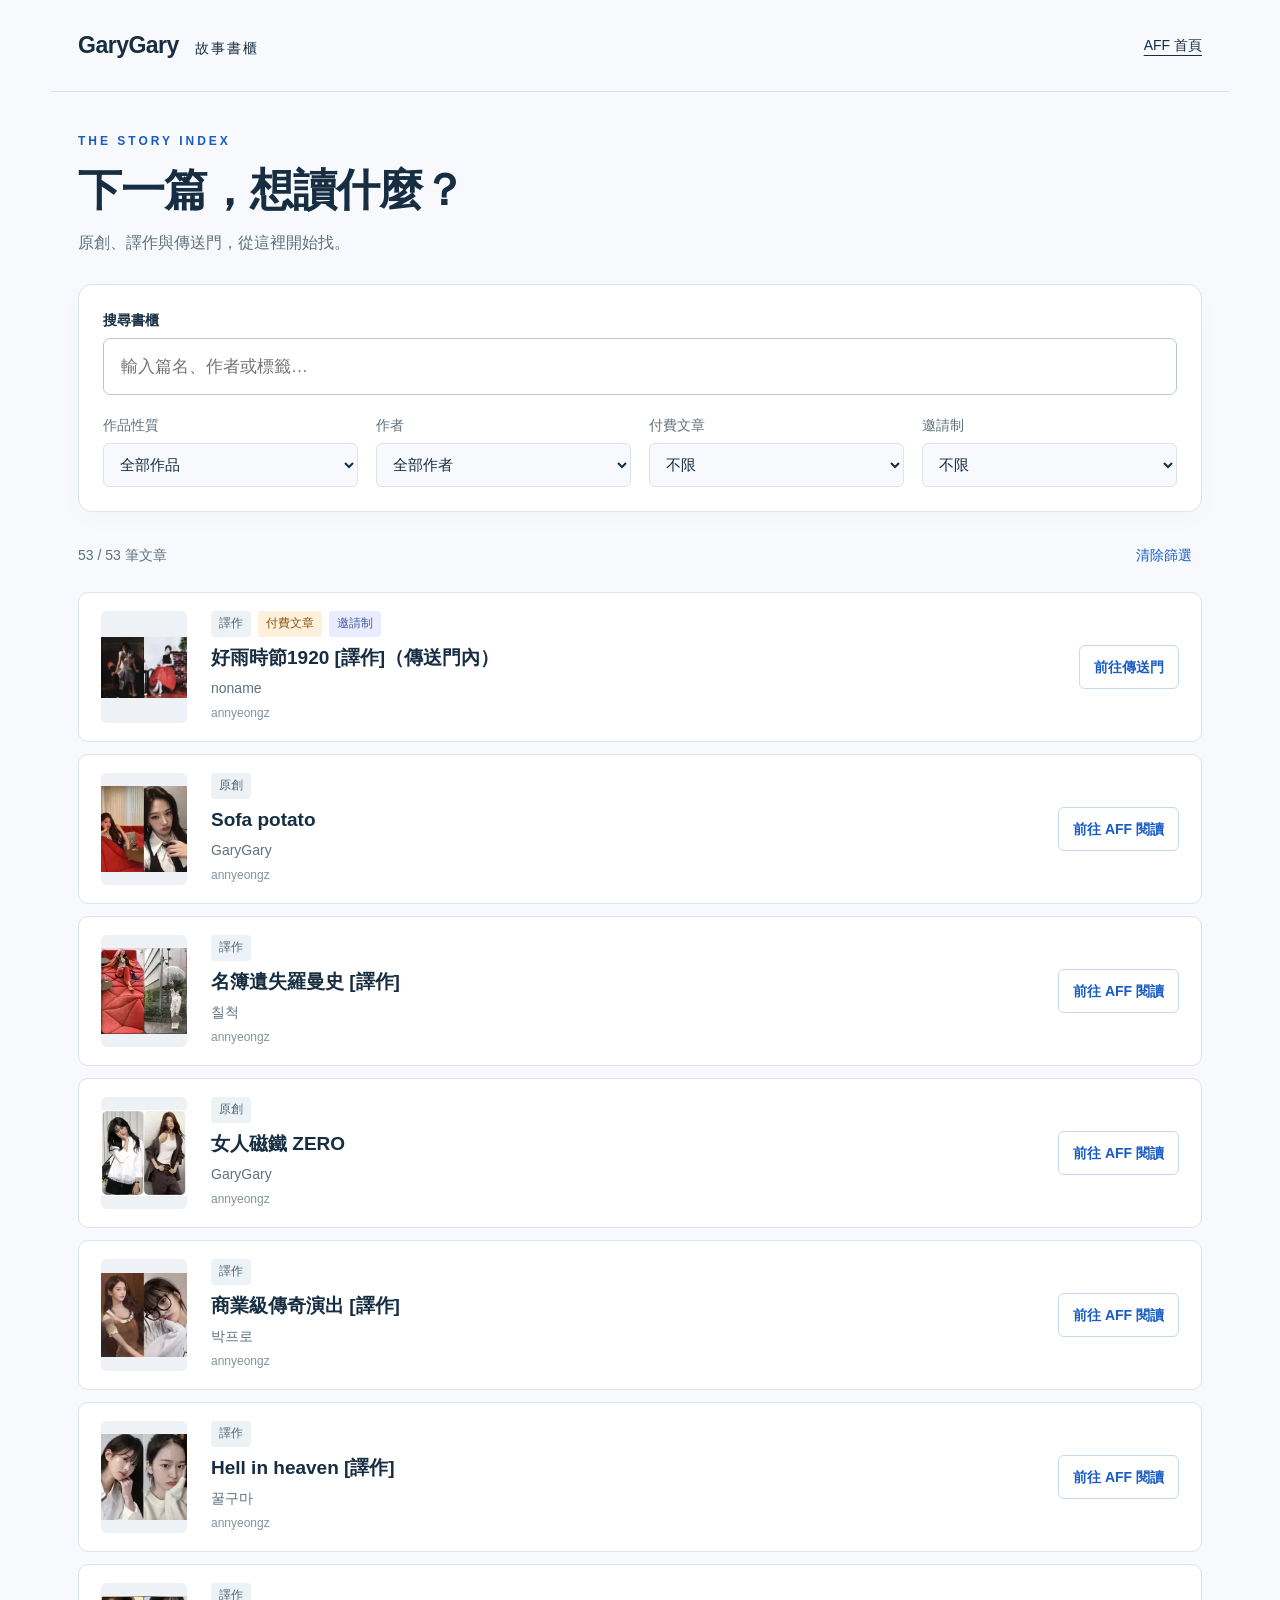
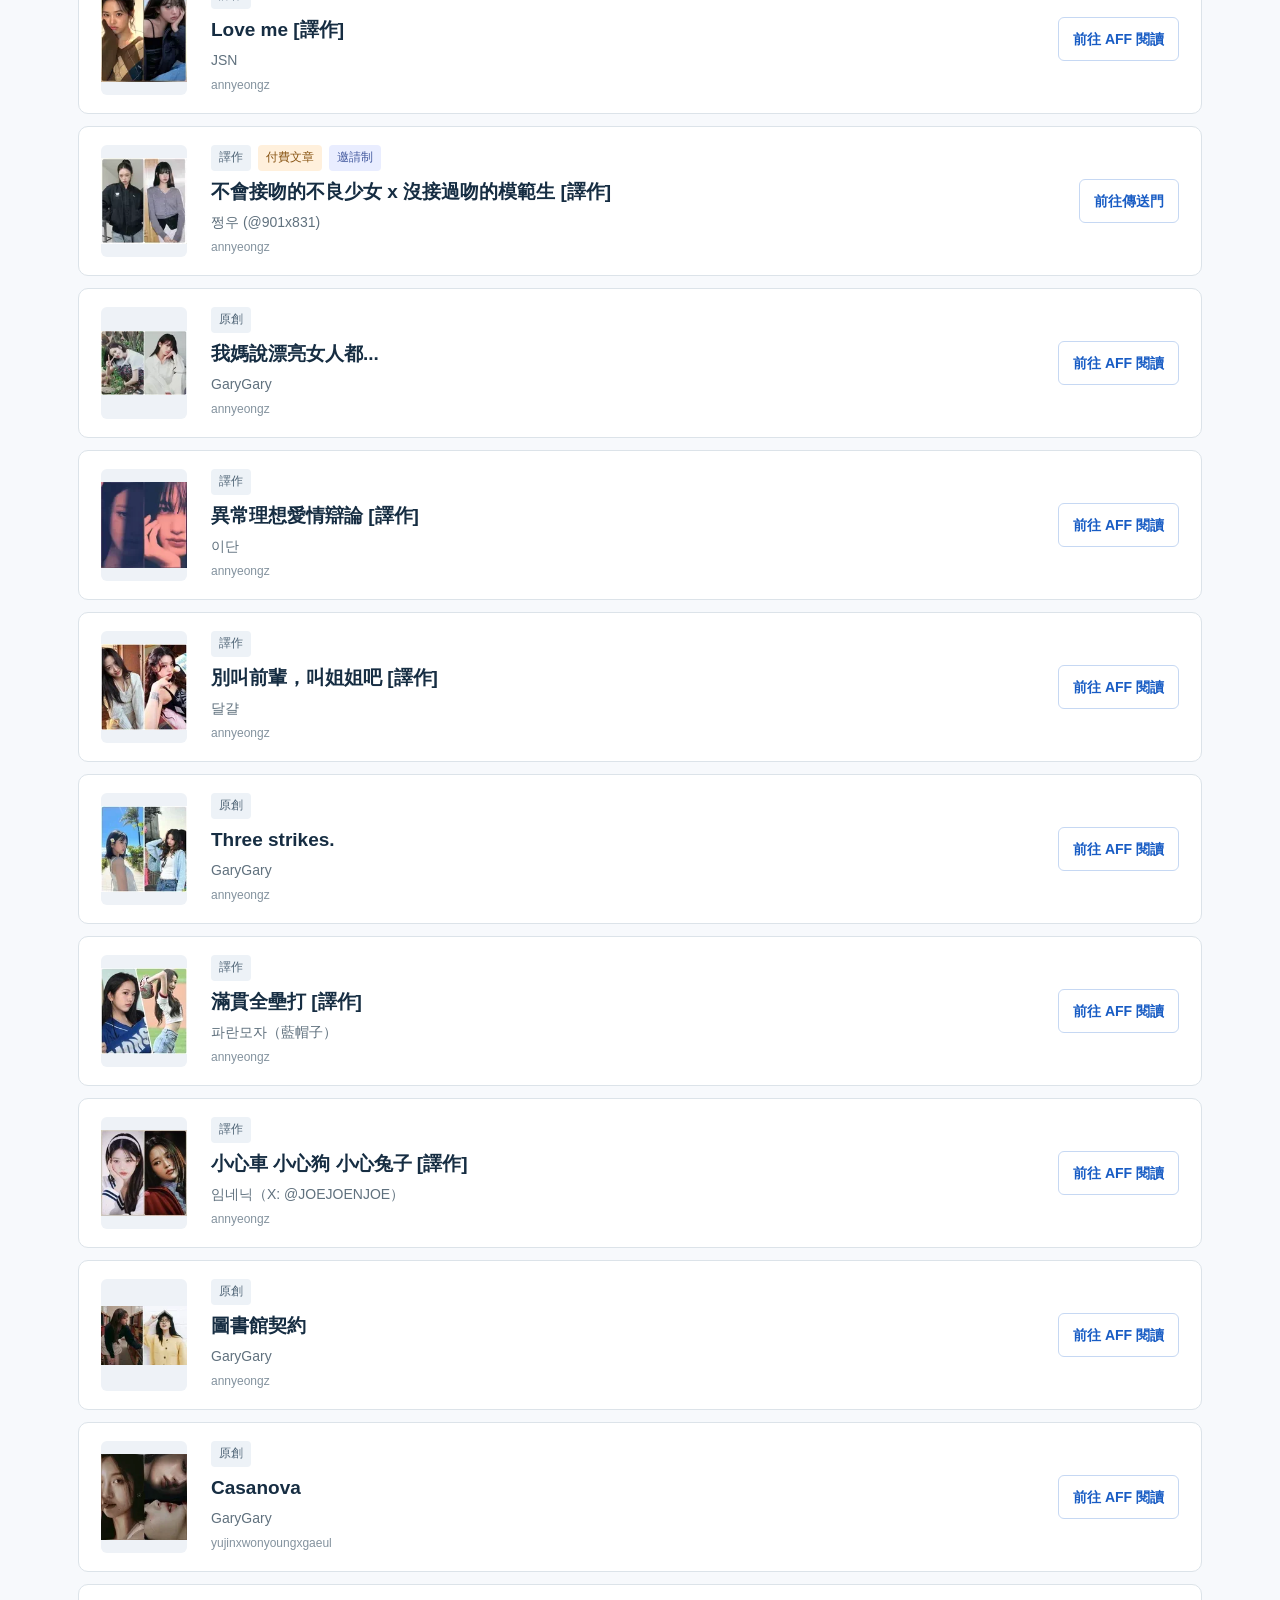
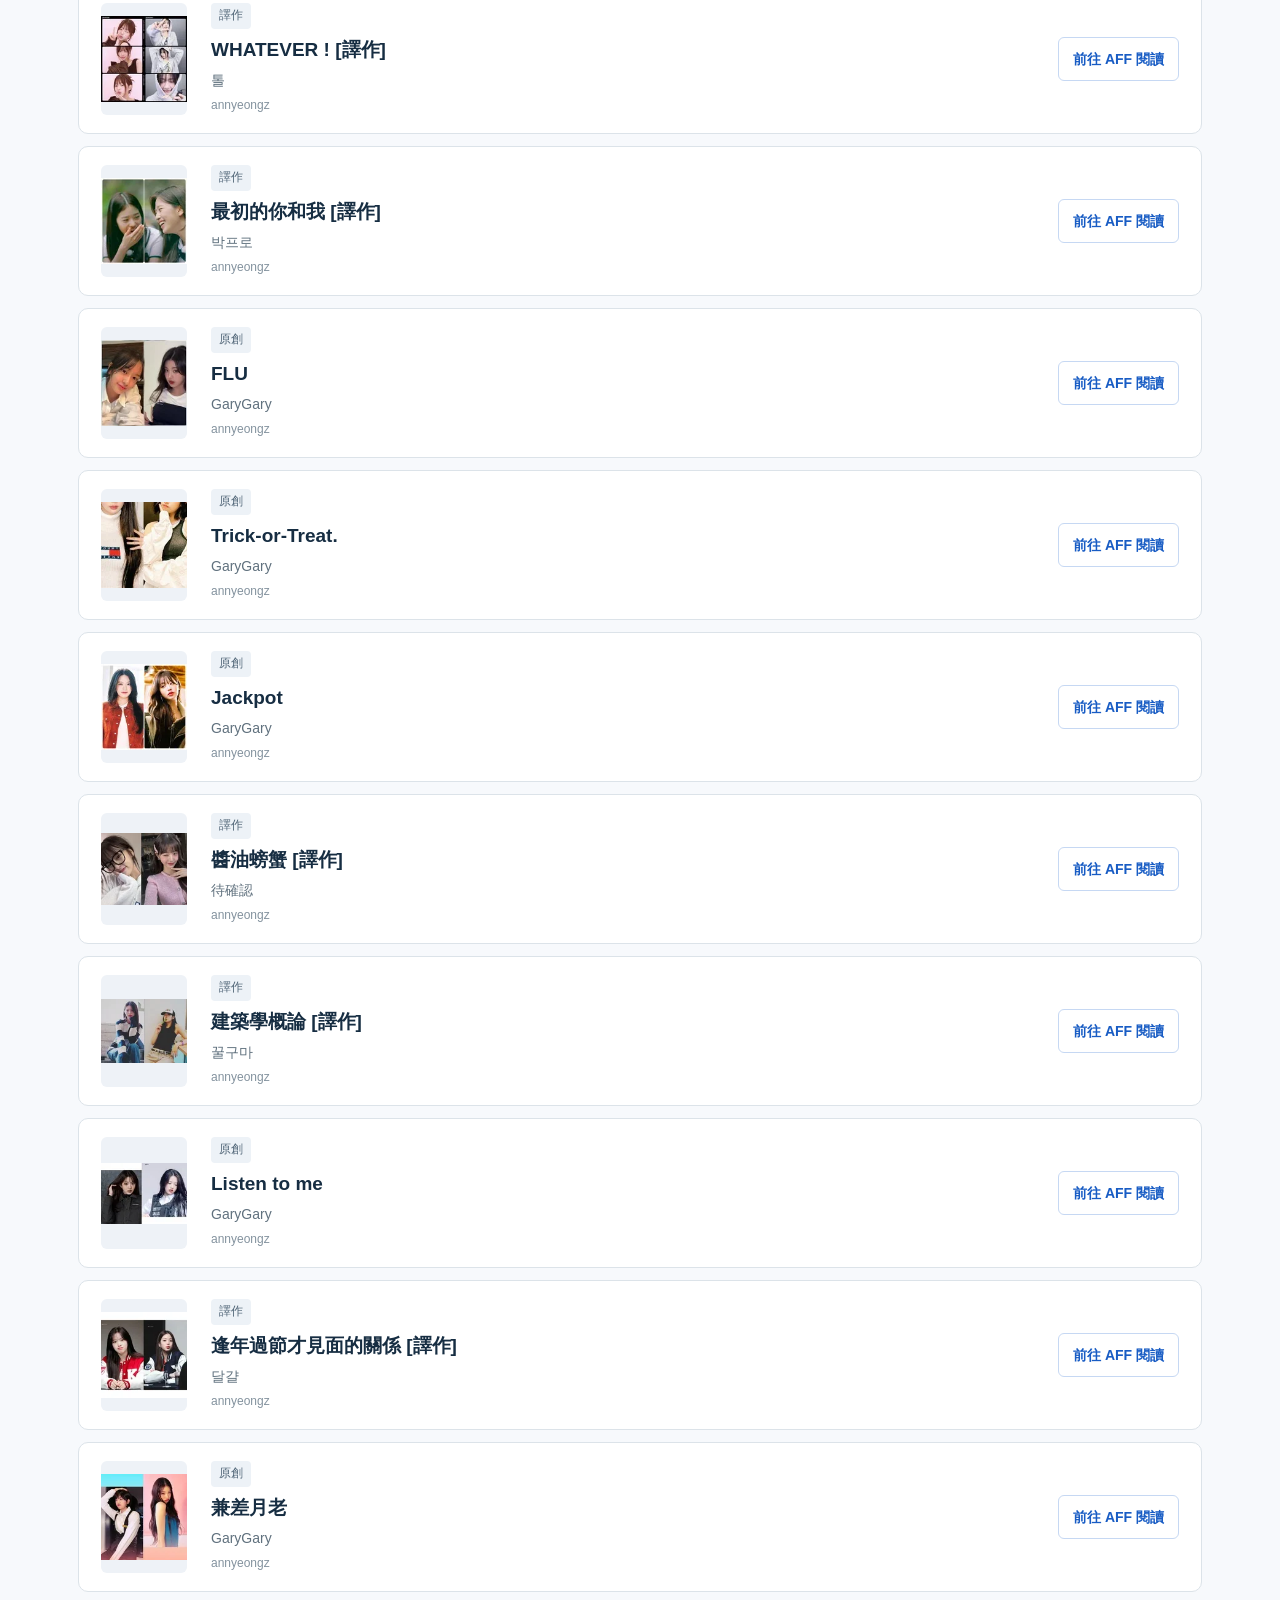
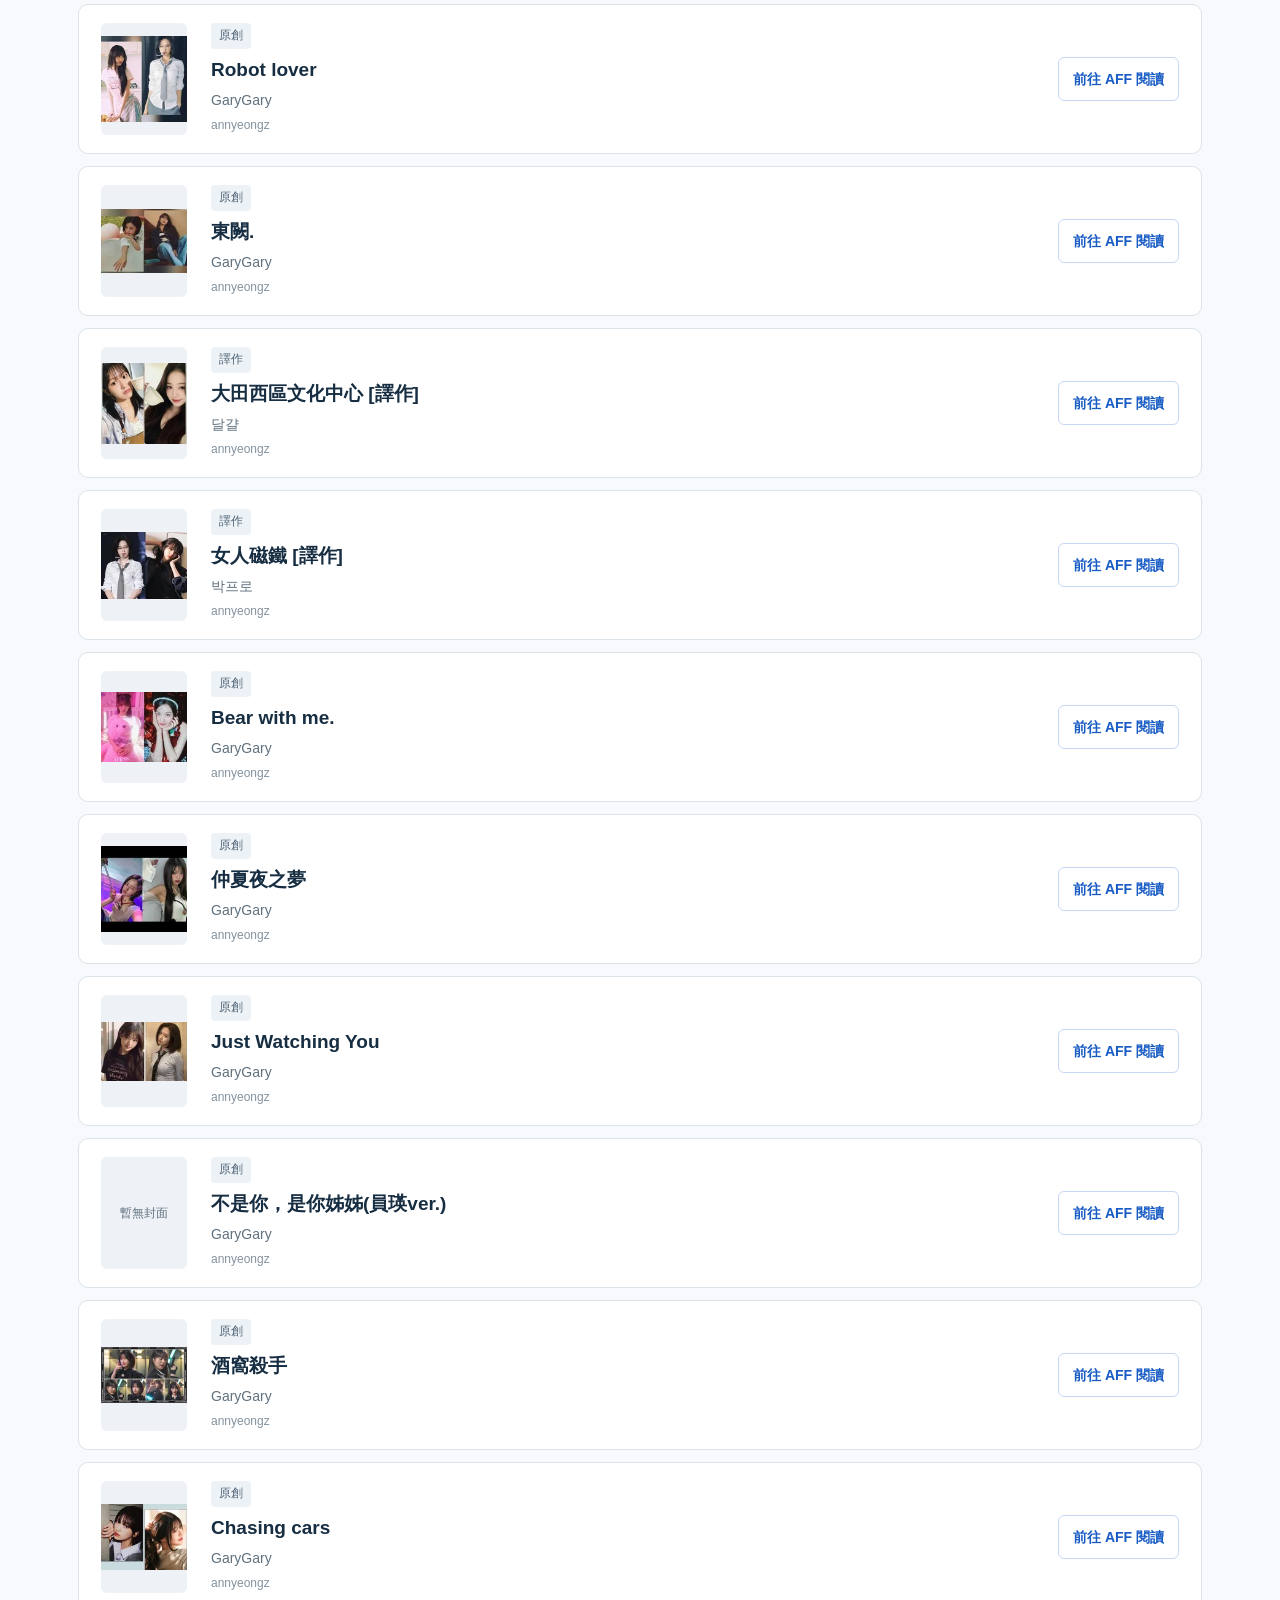
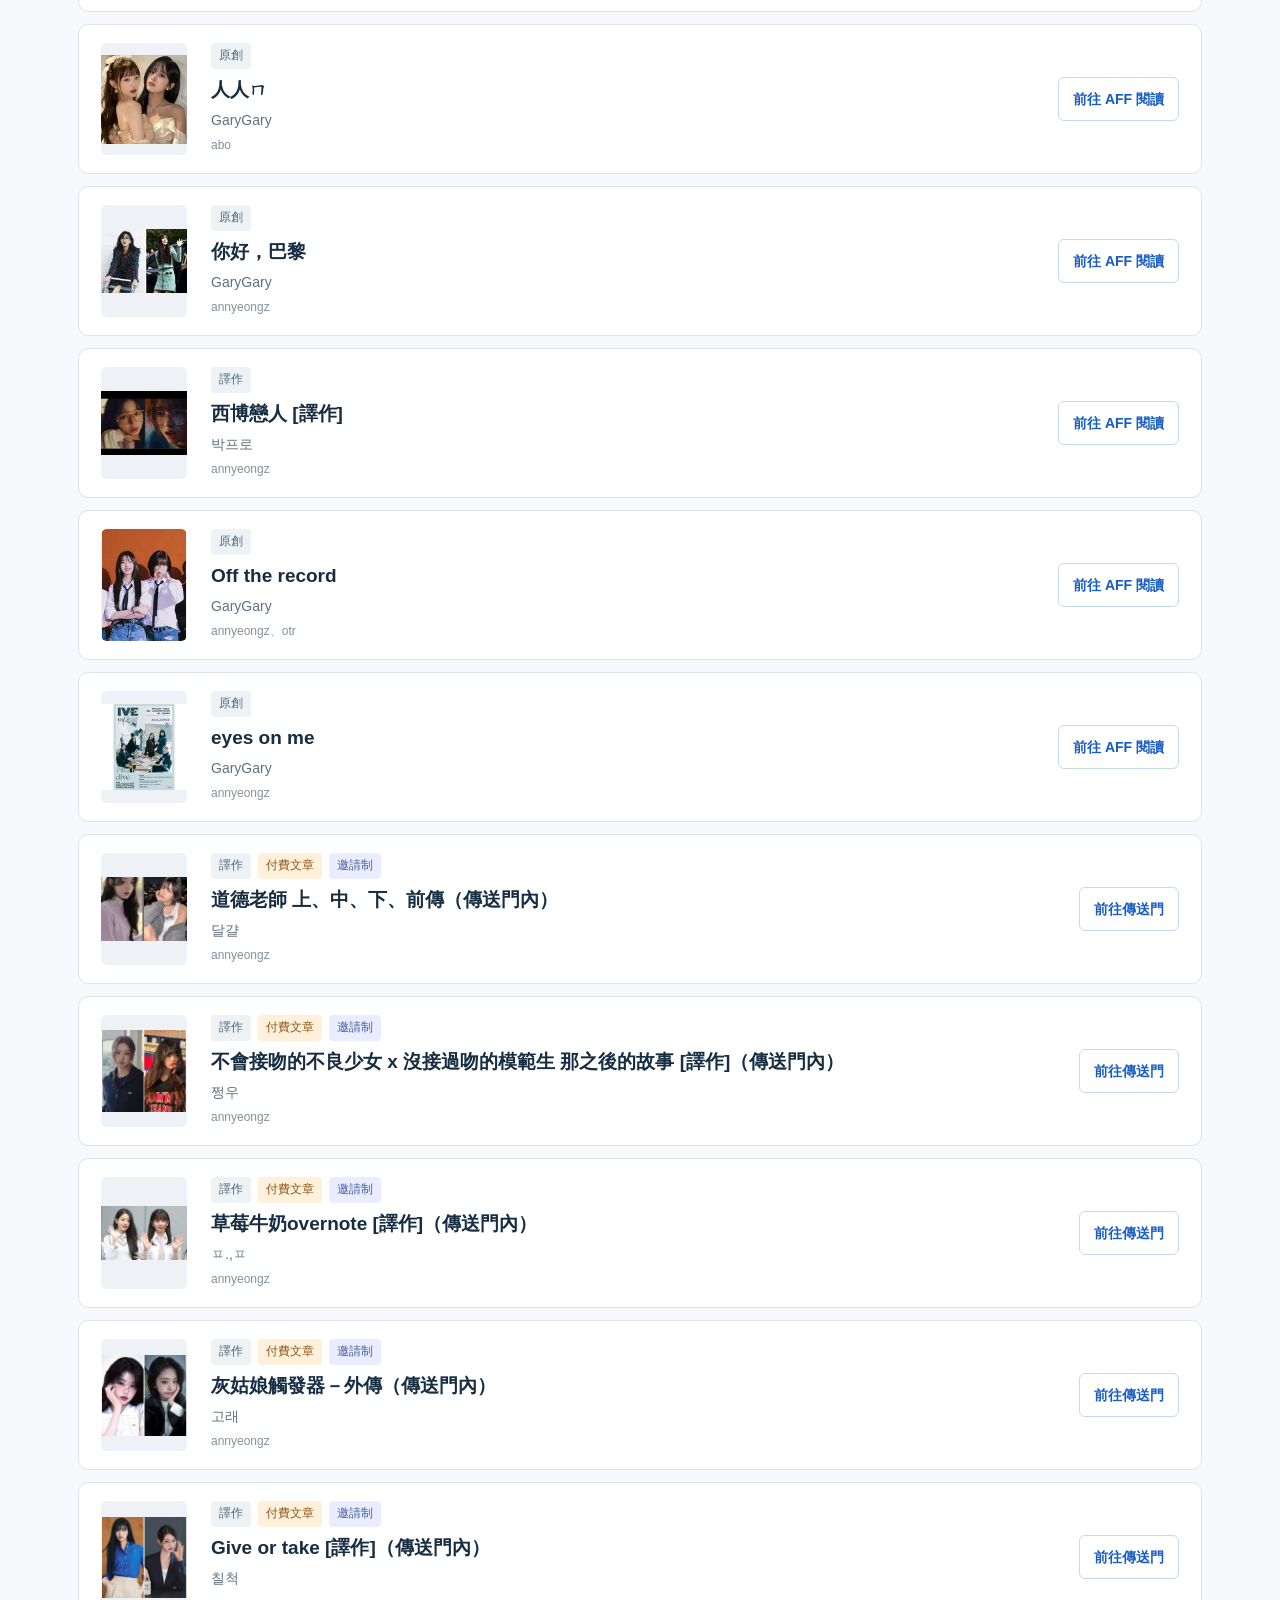
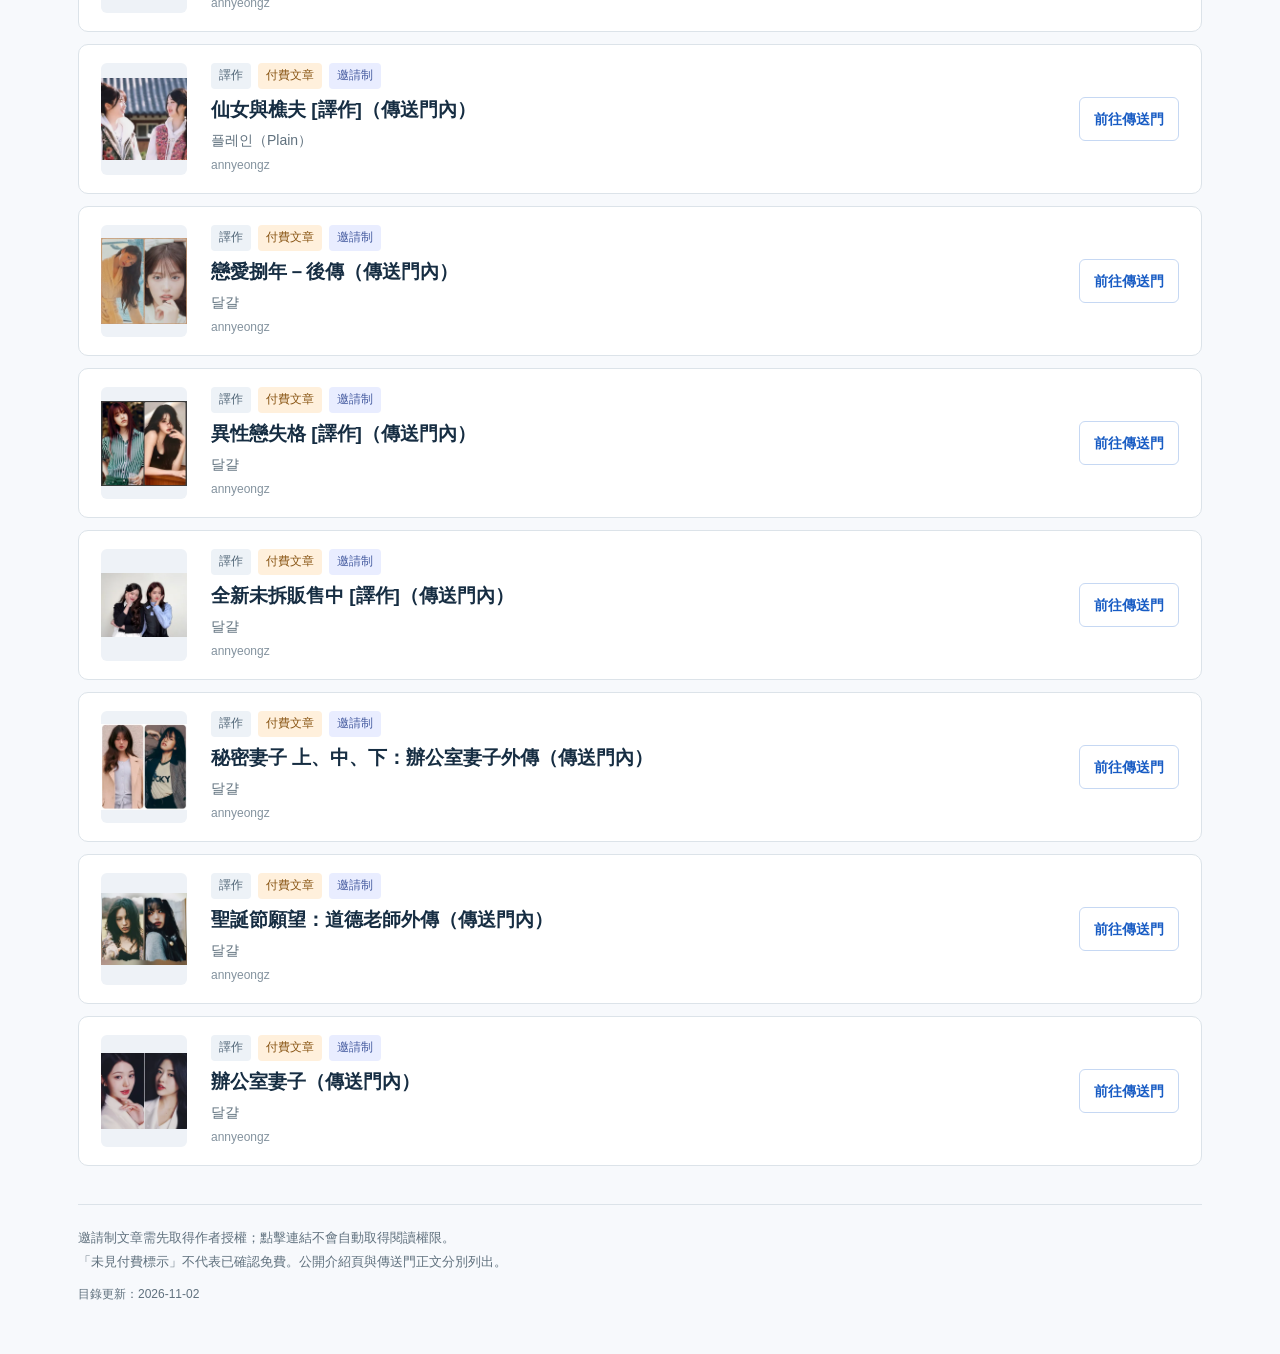
<file: index.html>
<!doctype html>
<html lang="zh-Hant">
<head>
  <meta charset="utf-8">
  <meta name="viewport" content="width=device-width, initial-scale=1">
  <meta name="description" content="GaryGary 的 AFF 故事書櫃，搜尋篇名、作者，依譯作、原創、付費與邀請制快速找到文章。">
  <title>GaryGary · AFF 書櫃</title>
  <link rel="stylesheet" href="styles.css">
  <script src="app.js" defer></script>
</head>
<body>
  <header><a class="brand" href="./">GaryGary<span>故事書櫃</span></a><a class="profile" href="https://www.asianfanfics.com/profile/u/ellen888" target="_blank" rel="noopener noreferrer">AFF 首頁</a></header>
  <main>
    <section class="intro"><p class="eyebrow">THE STORY INDEX</p><h1>下一篇，想讀什麼？</h1><p>原創、譯作與傳送門，從這裡開始找。</p></section>
    <section class="controls" aria-label="搜尋與篩選">
      <label class="search-label" for="search">搜尋書櫃</label><input type="search" id="search" placeholder="輸入篇名、作者或標籤…" autocomplete="off">
      <div class="filters">
        <label>作品性質<select id="type"><option value="">全部作品</option><option>原創</option><option>譯作</option></select></label>
        <label>作者<select id="author"><option value="">全部作者</option></select></label>
        <label>付費文章<select id="paid"><option value="">不限</option><option value="yes">付費／部分付費</option><option value="unknown">未見付費標示</option></select></label>
        <label>邀請制<select id="invite"><option value="">不限</option><option value="是">需要邀請</option><option value="否">不需邀請</option></select></label>
      </div>
    </section>
    <div class="result-bar"><p id="count" role="status" aria-live="polite">正在載入目錄…</p><button id="reset" type="button">清除篩選</button></div>
    <section id="stories" class="stories" aria-label="文章目錄"></section>
    <p id="empty" hidden>沒有符合的文章，試試其他關鍵字或清除篩選。</p>
    <footer><p>邀請制文章需先取得作者授權；點擊連結不會自動取得閱讀權限。</p><p>「未見付費標示」不代表已確認免費。公開介紹頁與傳送門正文分別列出。</p><small id="updated"></small></footer>
  </main>
</body>
</html>
</file>
<file: styles.css>
:root{color-scheme:light;--ink:#162d42;--muted:#60717e;--line:#dce3e9;--blue:#185cc4;--paper:#f7f9fc}*{box-sizing:border-box}body{margin:0;background:var(--paper);color:var(--ink);font-family:-apple-system,BlinkMacSystemFont,"Noto Sans TC","PingFang TC",sans-serif;font-size:16px;line-height:1.6}header{max-width:1180px;margin:auto;padding:27px 28px;display:flex;align-items:center;justify-content:space-between;border-bottom:1px solid var(--line)}a{color:inherit}.brand{text-decoration:none;font-weight:750;font-size:23px;letter-spacing:-.5px}.brand span{font-weight:400;font-size:14px;margin-left:16px;letter-spacing:2px}.profile{font-size:14px;text-underline-offset:5px}main{max-width:1180px;margin:auto;padding:30px 28px}.intro{margin:10px 0 28px}.eyebrow{font-size:12px;font-weight:700;letter-spacing:3px;color:var(--blue);margin:0 0 10px}h1{font-size:clamp(28px,4vw,44px);letter-spacing:-1px;line-height:1.3;margin:0 0 12px}.intro>p:last-child{color:var(--muted);margin:0}.controls{background:white;padding:24px;border:1px solid var(--line);border-radius:14px;box-shadow:0 8px 28px #162d4205}.search-label{display:block;font-size:14px;font-weight:650;margin-bottom:7px}input,select,button{font:inherit}input{width:100%;padding:14px 17px;border:1px solid #b9c7d4;border-radius:7px;background:#fff;font-size:17px;color:var(--ink)}.filters{display:grid;grid-template-columns:repeat(4,1fr);gap:18px;margin-top:19px}.filters label{font-size:14px;color:var(--muted)}select{display:block;width:100%;margin-top:6px;padding:10px 12px;border:1px solid var(--line);border-radius:6px;background:#f7f9fc;color:var(--ink);font-size:15px;min-height:44px}.result-bar{display:flex;justify-content:space-between;align-items:center;margin:22px 0 16px}.result-bar p{margin:0;font-size:14px;color:var(--muted)}button{border:0;background:transparent;color:var(--blue);cursor:pointer;padding:10px;font-size:14px}.stories{display:grid;grid-template-columns:repeat(3,minmax(0,1fr));gap:16px}.story{background:white;border:1px solid var(--line);border-radius:10px;padding:22px;display:flex;flex-direction:column;min-height:220px;transition:border-color .15s,box-shadow .15s}.story:hover{border-color:#9aaec1;box-shadow:0 5px 18px #162d4209}.meta{display:flex;flex-wrap:wrap;gap:7px;margin-bottom:13px}.badge{font-size:12px;padding:3px 8px;border-radius:4px;background:#edf2f7;color:#506577}.badge.invite{background:#e9edff;color:#465ca0}.badge.paid{background:#fff0dc;color:#895514}.story h2{font-size:19px;line-height:1.5;overflow-wrap:anywhere;margin:0 0 10px;font-weight:650}.author{margin:0;color:var(--muted);font-size:14px}.tags{margin:10px 0 20px;font-size:12px;color:#83929e;overflow-wrap:anywhere}.read{align-self:flex-start;margin-top:auto;color:var(--blue);text-decoration:none;font-size:14px;font-weight:650;padding-bottom:2px;border-bottom:1px solid #c6d8f3}.read:hover{border-color:var(--blue)}footer{border-top:1px solid var(--line);margin-top:38px;padding:20px 0;color:var(--muted);font-size:13px}footer p{margin:3px 0}footer small{display:block;margin-top:12px;font-size:12px}input:focus-visible,select:focus-visible,button:focus-visible,a:focus-visible{outline:3px solid #8bb9ff;outline-offset:3px}#empty{padding:35px;text-align:center;background:#fff;border:1px dashed var(--line);border-radius:10px;color:var(--muted)}[hidden]{display:none!important}@media(max-width:900px){.stories{grid-template-columns:repeat(2,minmax(0,1fr))}.filters{grid-template-columns:repeat(2,1fr)}}@media(max-width:540px){header{padding:20px}.brand{font-size:20px}.brand span{margin-left:10px;font-size:12px}main{padding:22px 18px}.controls{padding:18px}.filters{gap:12px}.stories{grid-template-columns:1fr}.story{min-height:180px}.intro{margin-top:4px}}
.cover{display:block;width:100%;height:200px;object-fit:contain;background:#eef2f7;border-radius:6px;margin-bottom:18px}@media(max-width:540px){.cover{height:220px}}
/* Horizontal story list preview */
.stories{grid-template-columns:minmax(0,1fr);gap:12px}
.story{display:grid;grid-template-columns:86px minmax(0,1fr) auto;align-items:center;gap:24px;padding:18px 22px;min-height:148px;border-radius:10px}
.artwork{width:86px;height:112px;display:flex;align-items:center;justify-content:center;background:#eef2f7;border-radius:6px;overflow:hidden}
.cover{width:100%;height:100%;margin:0;object-fit:contain;border-radius:0}
.no-cover{font-size:12px;color:var(--muted)}
.story-details{min-width:0}.story .meta{margin-bottom:7px}.story h2{margin-bottom:5px;font-size:19px}.story .tags{margin:4px 0 0}.story .read{align-self:center;margin:0 0 0 14px;white-space:nowrap;padding:10px 14px;border:1px solid #c6d8f3;border-radius:6px}.story .read:hover{background:#f0f5ff}
@media(max-width:540px){.story{grid-template-columns:64px minmax(0,1fr);gap:14px;padding:15px;min-height:120px}.artwork{width:64px;height:86px;grid-row:1 / span 2;align-self:start}.story h2{font-size:16px}.story .meta{gap:4px}.story .badge{font-size:11px;padding:2px 6px}.story .read{grid-column:2;justify-self:start;margin:0;padding:5px 10px;font-size:13px}.story .author{font-size:13px}}
.purchases{display:flex;align-items:center;flex-wrap:wrap;gap:7px;margin-top:12px}.purchase-label{font-size:12px;color:var(--muted)}.purchase{font-size:13px;text-decoration:none;color:var(--blue);border:1px solid #d8e3f3;background:#f5f8fe;padding:4px 9px;border-radius:5px;overflow-wrap:anywhere;max-width:100%}.purchase:hover{background:#e9f1ff;border-color:#9bb9e6}
</file>
